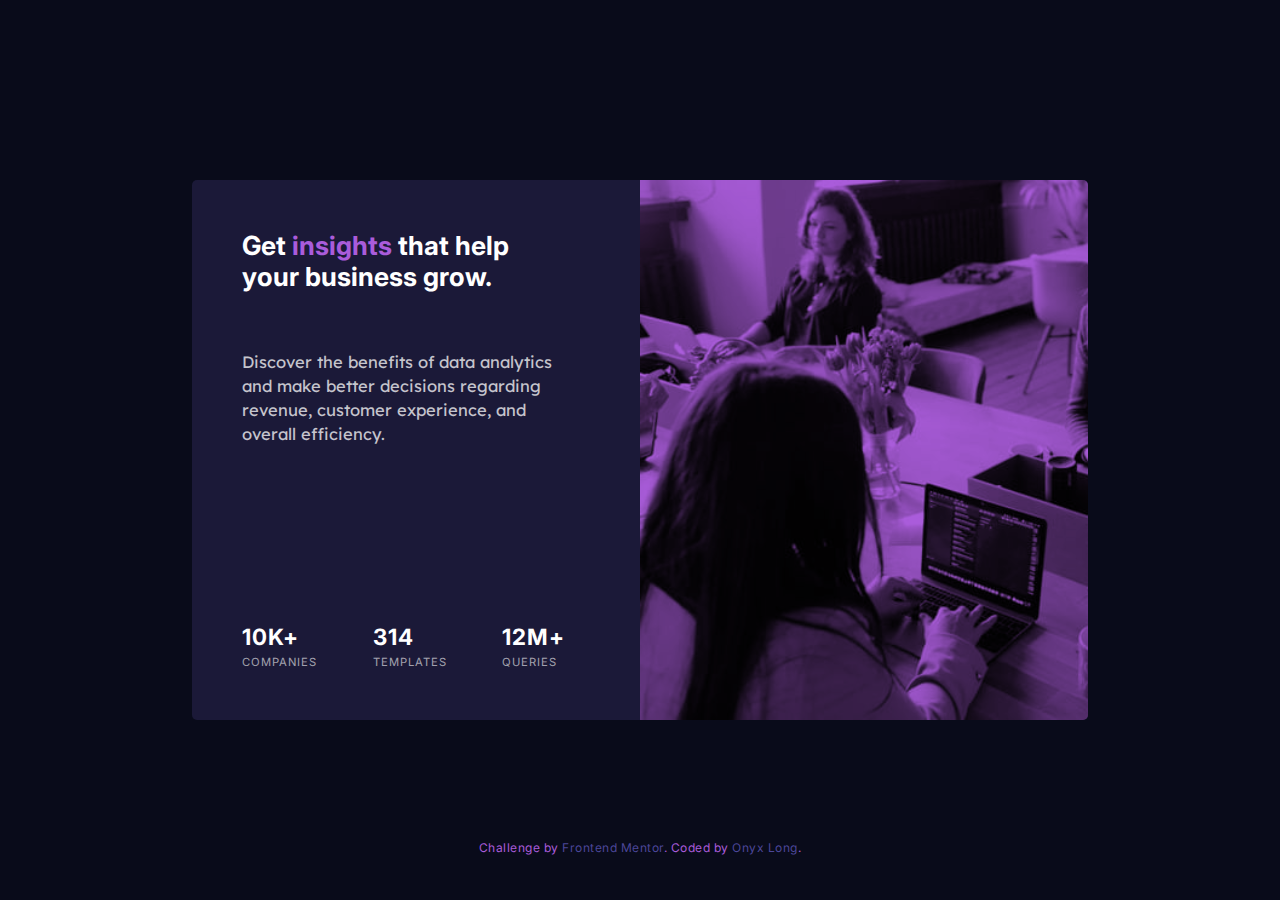
<file: index.html>
<!DOCTYPE html>
<html lang="en">

<head>
  <meta charset="UTF-8">
  <meta name="viewport" content="width=device-width, initial-scale=1.0">
  <!-- displays site properly based on user's device -->

  <link rel="icon" type="image/png" sizes="32x32" href="./images/favicon-32x32.png">
  <link rel="stylesheet" href="css/styles.css">
  <title>Frontend Mentor | Stats preview card component</title>

  <!-- Feel free to remove these styles or customise in your own stylesheet 👍 -->
  <!-- <style>
    .attribution {
      font-size: 11px;
      text-align: center;
    }

    .attribution a {
      color: hsl(228, 45%, 44%);
    }
  </style> -->
</head>

<body>

  <div class="container">

    <div class="card content">

      <h1>Get <span>insights</span> that help your business grow.</h1>
      <p>Discover the benefits of data analytics and make better decisions regarding revenue, customer experience, and
        overall efficiency.</p>
      <div class="stats">

        <span><span class="num">10k+</span><br>
          companies</span>
        <span><span class="num">314</span><br>
          templates</span>
        <span><span class="num">12m+</span><br>
          queries</span>

      </div>

    </div>
    <div class="card card-bg"></div>

  </div>

  <div class="attribution">
    Challenge by <a href="https://www.frontendmentor.io?ref=challenge" target="_blank">Frontend Mentor</a>.
    Coded by <a href="mailto:olong08@gmail.com">Onyx Long</a>.
  </div>









</body>

</html>
</file>
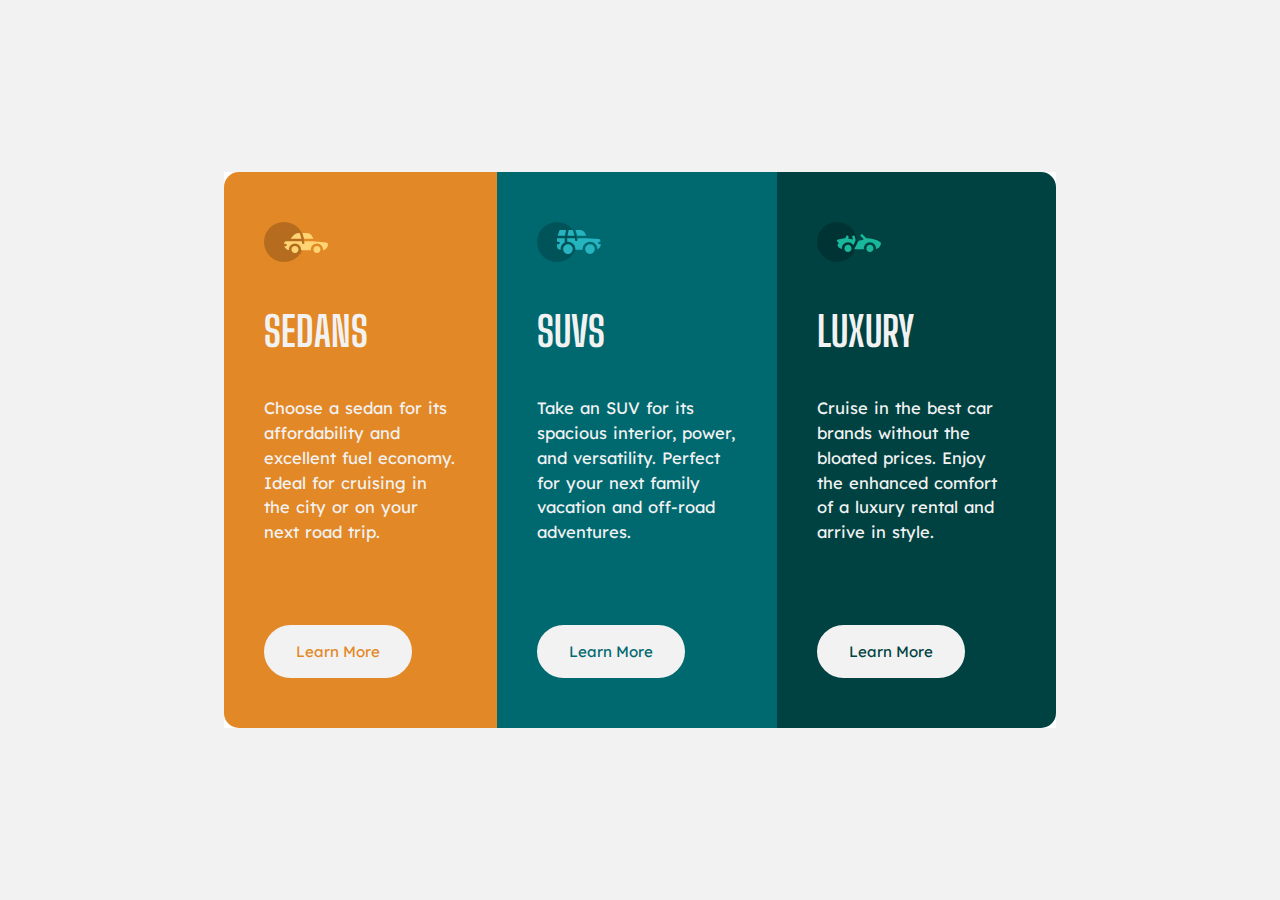
<file: 3 Column Card/index.html>
<!DOCTYPE html>
<html lang="en">

<head>
  <meta charset="UTF-8">
  <meta name="viewport" content="width=device-width, initial-scale=1.0">
  <!-- displays site properly based on user's device -->

  <link rel="icon" type="image/png" sizes="32x32" href="./images/favicon-32x32.png">
  <link rel="preconnect" href="https://fonts.googleapis.com">
  <link rel="preconnect" href="https://fonts.gstatic.com" crossorigin>
  <link href="https://fonts.googleapis.com/css2?family=Big+Shoulders+Display:wght@700&family=Lexend+Deca&display=swap"
    rel="stylesheet">
  <title>Frontend Mentor | 3-column preview card component</title>

  <link rel="stylesheet" href="css/styles.css">

  <!-- Feel free to remove these styles or customise in your own stylesheet 👍 -->
  <style>
    .attribution {
      font-size: 11px;
      text-align: center;
    }

    .attribution a {
      color: hsl(228, 45%, 44%);
    }
  </style>
</head>

<body>

  <div class="container">
    <div class="card">
      <div class="icon">
        <svg width="64" height="40" xmlns="http://www.w3.org/2000/svg">
          <g fill="none" fill-rule="evenodd">
            <circle fill="#000" opacity=".201" cx="20" cy="20" r="20" />
            <path
              d="M52.936 24.11c1.942 0 3.517 1.542 3.517 3.445 0 1.903-1.575 3.445-3.517 3.445s-3.516-1.542-3.516-3.445c0-1.903 1.574-3.445 3.516-3.445zm-21.957 0c1.942 0 3.517 1.542 3.517 3.445 0 1.903-1.575 3.445-3.517 3.445s-3.516-1.542-3.516-3.445c0-1.903 1.574-3.445 3.516-3.445zm6.948-4.848v1.429c0 .716.61 1.293 1.348 1.259a1.295 1.295 0 001.225-1.295v-1.393h8.256l13.483 1.313c.956.093 1.676.881 1.676 1.814 0 2.89-2.126 5.303-4.926 5.819.397-3.557-2.458-6.62-6.053-6.62-3.646 0-6.504 3.14-6.039 6.723h-9.879c.466-3.588-2.397-6.722-6.039-6.722-3.595 0-6.45 3.062-6.052 6.62-2.14-.398-3.916-1.912-4.61-3.931h1.142c.731 0 1.32-.598 1.285-1.322-.033-.678-.629-1.2-1.322-1.2H20v-.251c0-1.274 1.066-2.243 2.306-2.243h15.62zM42.59 11c2.645 0 4.99 1.556 5.972 3.963l.726 1.779H40.17L38.413 11h4.178zm-6.865 0l1.758 5.741H26.505l3.357-3.654A6.502 6.502 0 0134.644 11h1.082z"
              fill="#FFD473" fill-rule="nonzero" />
          </g>
        </svg>
      </div>
      <h2>Sedans</h2>
      <p>Choose a sedan for its affordability and excellent fuel economy. Ideal for cruising in the city
        or on your next road trip.</p>
      <a class="btn" href="#">Learn More</a>
    </div>
    <div class="card">
      <div class="icon">
        <svg width="64" height="40" xmlns="http://www.w3.org/2000/svg">
          <g fill="none" fill-rule="evenodd">
            <circle fill="#000" opacity=".201" cx="20" cy="20" r="20" />
            <path
              d="M31.002 22.358c2.917 0 5.18 2.593 4.762 5.506a4.828 4.828 0 01-2.962 3.778 4.797 4.797 0 01-5.3-1.165c-1.188-1.26-1.235-2.613-1.263-2.613-.42-2.924 1.857-5.506 4.763-5.506zm22 0c3.457 0 5.798 3.567 4.41 6.744A4.816 4.816 0 0152.3 31.94a4.826 4.826 0 01-4.06-4.077c-.42-2.915 1.846-5.506 4.762-5.506zm-15.04-6.083v1.462a1.29 1.29 0 001.352 1.29c.693-.033 1.227-.631 1.227-1.326v-1.426h8.3l13.056.716a1.29 1.29 0 011.164.917c.27.895.446 1.477.563 1.87h-1.047c-.694 0-1.291.534-1.324 1.228a1.29 1.29 0 001.288 1.352h1.445c-.164 2.225-1.57 4.193-3.6 5.05.13-4.212-3.255-7.63-7.384-7.63-4.317 0-7.762 3.718-7.358 8.086h-7.285c.43-4.655-3.503-8.531-8.131-8.046v-3.543h7.734zm-10.312 0v4.308a7.4 7.4 0 00-4.006 7.274 3.874 3.874 0 01-3.642-3.864v-1.635h1.46a1.29 1.29 0 000-2.58h-1.461v-3.213l.003-.29h7.646zm14.986-8.196c2.65 0 5 1.592 5.984 4.055l.63 1.579a5.525 5.525 0 01-.065-.004l-.026-.002-.034-.002-.022-.002a4.178 4.178 0 00-.224-.006l-.098-.001h-.039l-.136-.001h-.052l-.326-.001H40.211L38.528 8.08zm-13.632 0l-1.122 5.616h-7.144l1.47-4.71a1.29 1.29 0 011.231-.906h5.565zm6.832 0l1.683 5.615h-7.007l1.121-5.615h4.203z"
              fill="#26B5C0" fill-rule="nonzero" />
          </g>
        </svg>
      </div>
      <h2>SUVs</h2>
      <p>Take an SUV for its spacious interior, power, and versatility. Perfect for your next family vacation
        and off-road adventures.</p>
      <a class="btn" href="#">Learn More</a>
    </div>
    <div class="card">
      <div class="icon">
        <svg width="64" height="40" xmlns="http://www.w3.org/2000/svg">
          <g fill="none" fill-rule="evenodd">
            <circle fill="#000" opacity=".201" cx="20" cy="20" r="20" />
            <path
              d="M30.98 22.835c1.941 0 3.516 1.604 3.516 3.583 0 1.978-1.575 3.582-3.517 3.582s-3.516-1.604-3.516-3.582c0-1.979 1.574-3.583 3.516-3.583zm21.956 0c1.942 0 3.517 1.604 3.517 3.583 0 1.978-1.575 3.582-3.517 3.582s-3.516-1.604-3.516-3.582c0-1.979 1.574-3.583 3.516-3.583zm-9.143-10.45a1.27 1.27 0 011.819 0l3.715 3.784c4.444-.115 9.7 1.142 13.964 3.753.387.237.624.664.624 1.124 0 3.006-2.126 5.514-4.926 6.05.397-3.698-2.458-6.882-6.053-6.882-3.646 0-6.504 3.264-6.039 6.99h-9.669c.76-1.544.993-2.026 1.337-2.711l.082-.162c.421-.835 1.056-2.07 2.883-5.65 1.68-.023 3.47-.408 5.247-1.403l-2.984-3.04a1.328 1.328 0 010-1.854zm-7.68 1.064c.683-.2 1.395.202 1.592.898l.749 2.652a3.46 3.46 0 01-.247 2.51l-1.733 3.395-.216.424c-1.07-1.89-3.06-3.114-5.279-3.114-3.595 0-6.45 3.184-6.052 6.885-1.832-.347-3.414-1.537-4.278-3.276a1.331 1.331 0 01.117-1.376l.955-1.303-1.325-1.295c-.751-.735-.376-2.024.64-2.231l6.614-1.346.13-.026c.092-.019.145-.03.157-.031.314-.146 1.07-.591 1.07-1.506 0-.734.592-1.327 1.316-1.31.712.016 1.268.662 1.256 1.388a4.11 4.11 0 01-.348 1.611 22.69 22.69 0 014.7 1.146l-.7-2.473a1.314 1.314 0 01.882-1.622z"
              fill="#19B89D" fill-rule="nonzero" />
          </g>
        </svg>
      </div>
      <h2>Luxury</h2>
      <p>Cruise in the best car brands without the bloated prices. Enjoy the enhanced comfort of a luxury
        rental and arrive in style.</p>
      <a class="btn" href="#">Learn More</a>
    </div>
  </div>







  <!-- <div class="attribution">
    Challenge by <a href="https://www.frontendmentor.io?ref=challenge" target="_blank">Frontend Mentor</a>.
    Coded by <a href="#">Your Name Here</a>.
  </div> -->
</body>

</html>
</file>
<file: css/styles.css>
/* 

Color Pallate:

### Primary

- Very dark blue (main background): hsl(233, 47%, 7%)
- Dark desaturated blue (card background): hsl(244, 38%, 16%)
- Soft violet (accent): hsl(277, 64%, 61%)

### Neutral

- White (main heading, stats): hsl(0, 0%, 100%)
- Slightly transparent white (main paragraph): hsla(0, 0%, 100%, 0.75)
- Slightly transparent white (stat headings): hsla(0, 0%, 100%, 0.6)

Typography:

### Body Copy

- Font size: 15px

### Font

- Family: [Inter](https://fonts.google.com/specimen/Inter)
- Weights: 400, 700

- Family: [Lexend Deca](https://fonts.google.com/specimen/Lexend+Deca)
- Weights: 400

 */

 /*=====Custom Styles===== */

 @import url('https://fonts.googleapis.com/css2?family=Lexend+Deca&display=swap');
 @import url('https://fonts.googleapis.com/css2?family=Inter:wght@400;700&display=swap');

 * {
     margin: 0;
     padding: 0;
     box-sizing: border-box;
     font-size: 15px;
     font-family: 'Inter', helvetica, sans-serif;
 }

 body {
     background-color: #090b1a;
     position: relative;
     display: flex;
     justify-content: center;
     align-items: center;
     height: 100vh;
 }

.container {
    background-color: #1b1938;
    width: 70%;
    display: flex;
    border-radius: 5px;
    height: 60vh;
}

.card {
    width: 50%;
    display: flex;
    flex-direction: column;
}

.content {
    padding: 50px 125px 50px 50px;
}

.content h1 {
    flex-grow: 1;
    font-size: 2em;
    color: #fff;
}

.content h1 span {
    font-size: 100%;
    color: #aa5cdb;
}

.content p {
    flex-grow: 3;
    color: #ffffffbf;
    font-size: 1.1em;
    line-height: 145%;
    font-family: 'Lexend Deca';
}

.content .stats {
    display: flex;
    justify-content: space-between;
}

.content .stats span {
    color: #ffffff99;
    line-height: 145%;
    text-transform: uppercase;
    font-size: .8em;
    letter-spacing: 1px;
}

.content .stats .num {
    color: #fff;
    font-size: 200%;
    font-weight: 700;
}

.card-bg {
    background: url(/css/bg-IMG/image-header-desktop.jpg), #aa5cdb;
    background-size: cover;
    background-blend-mode: multiply;
    border-top-right-radius: 5px;
    border-bottom-right-radius: 5px;
}

.attribution {
    position: absolute;
    bottom: 5%;
    left: 50%;
    transform: translateX(-50%);
    color: #aa5cdb;
    font-size: 12px;
    letter-spacing: .5px;
}

.attribution a {
    color: #544ea7ea;
    text-decoration: none;
    font-size: 12px;
    transition: color .3s;
}

.attribution a:hover {
    color: #544ea7b7
}

/* FIX MEDIA QUERIES!!! */

/* Media Queries */

@media (max-width: 1300px) {
    
    .content {
        padding-right: 75px;
    }
    .content h1 {
        font-size: 1.75em;
    }
    .content .stats span {
        font-size: .75em;
    }
}

@media (max-width: 1050px) {
    .container {
        font-size: .65em;
        width: 80%;
    }
    .content {
        padding: 50px;
    }
    .content h1 {
        font-size: 1.5em;
    }
    .content p {
        font-size: 1em;
    }
    .content .stats span {
        font-size: .65em;
    }
}

@media (max-width: 750px) {
    .container {
        flex-direction: column;
        width: 90%;
        height: auto;
        align-items: center;
    }
    .card {
        width: 100%;
    }
    .card-bg {
        height: 40vh;
        order: 1;
        border-top-left-radius: 5px;
    border-bottom-right-radius: 0;
    }
    .content {
        order: 2;
        text-align: center;
    }

    .content h1 {
        margin-bottom: 40px;
        font-size: 1.75em;
    }

    .content p {
        margin-bottom: 40px;
        font-size: 1.1em;
    }
    .content .stats {
        justify-content: space-evenly;
    }

    .attribution {
        bottom: 1%;
        width: 100%;
        text-align: center;
        font-size: .7em;
    }
    .attribution a {
        font-size: 100%;
    }
}

@media (max-width: 450px) {
    .card-bg {
        height: 30vh;
    }
    .content {
        padding: 20px;
    }
    .content h1 {
        font-size: 1.75em;
        margin-bottom: 20px;
    }
    .content p {
        font-size: .9em;
        margin-bottom: 20px;
    }
    .content .stats {
        flex-direction: column;
    }
    .content .stats span {
        padding-bottom: 25px;
    }
}
</file>
<file: 3 Column Card/css/styles.css>
/* 
The designs were created to the following widths:

- Mobile: 375px
- Desktop: 1440px

## Colors

### Primary

Bright orange: hsl(31, 77%, 52%)
Dark cyan: hsl(184, 100%, 22%)
Very dark cyan: hsl(179, 100%, 13%)

### Neutral

Transparent white (paragraphs): hsla(0, 0%, 100%, 0.75)
Very light gray (background, headings, buttons): hsl(0, 0%, 95%)

## Typography

### Body Copy

- Font size: 15px

### Font

- Family: [Lexend Deca](https://fonts.google.com/specimen/Lexend+Deca)
- Weights: 400

- Family: [Big Shoulders Display](https://fonts.google.com/specimen/Big+Shoulders+Display)
- Weights: 700 */


/* Custom Styles */

/************MOBILE TO DESKTOP************/

* {
    margin: 0;
    padding: 0;
    box-sizing: border-box;
    font-size: 15px;
}

body {
    display: flex;
    justify-content: center;
    align-items: center;
    background-color: #f2f2f2;
    margin: 50px 0;
    font-family: 'Lexend Deca', Hevetica, Arial, sans-serif;
}

.container {
    display: flex;
    flex-direction: column;
    background-color: #fff;
    width: 80%;
}

.card {
    padding: 40px;
    color: #f2f2f2;
}

.card:nth-of-type(1) {
    background-color: hsl(31, 77%, 52%);
    border-top-left-radius: 15px;
    border-top-right-radius: 15px;
}
.card:nth-of-type(2) {
    background-color: hsl(184, 100%, 22%);
}
.card:nth-of-type(3) {
    background-color: hsl(179, 100%, 13%);
    border-bottom-left-radius: 15px;
    border-bottom-right-radius: 15px;
}

h2 {
    font-size: 2.5em;
    padding: 25px 0;
    text-transform: uppercase;
    font-family: 'Big Shoulders Display', helvetica, arial, sans-serif;
}

p {
    line-height: 150%;
    word-spacing: 1px;
    font-size: .9em;
}

.btn {
    display: inline-block;
    margin-top: 40px;
    text-decoration: none;
    background-color: #f2f2f2;
    padding: 10px 25px;
    border-radius: 40px;
    border: 2px solid #f2f2f2;
}

.card:nth-of-type(1) .btn {
    color:hsl(31, 77%, 52%);
}
.card:nth-of-type(2) .btn {
    color:hsl(184, 100%, 22%);
}
.card:nth-of-type(3) .btn {
    color:hsl(179, 100%, 13%);
}

.card:nth-of-type(1) .btn:hover,
.card:nth-of-type(1) .btn:active {
    background-color:hsl(31, 77%, 52%);
    color: #f2f2f2;
}
.card:nth-of-type(2) .btn:hover,
.card:nth-of-type(2) .btn:active {
    background-color:hsl(184, 100%, 22%);
    color: #f2f2f2;
}
.card:nth-of-type(3) .btn:hover,
.card:nth-of-type(3) .btn:active {
    background-color:hsl(179, 100%, 13%);
    color: #f2f2f2;
}

@media (min-width: 900px) {
    body {
        min-height: 100vh;
        margin: 0;
    }

    .container {
        flex-direction: row;
    }

    .card {
        padding: 50px 40px;
    }

    .card:nth-of-type(1) {
        border-top-left-radius: 15px;
        border-top-right-radius: 0;
        border-bottom-left-radius: 15px;
    }
    .card:nth-of-type(3) {
        border-bottom-left-radius: 0;
        border-bottom-right-radius: 15px;
        border-top-right-radius: 15px;
    }
     
    h2 {
        font-size: 2.75em;
        padding: 40px 0;
    }

    p {
        font-size: 1.1em;
    }

    .btn {
        margin-top: 80px;
        padding: 15px 30px;
    }
}

@media (min-width: 1200px) {
    .container {
        width: 65%;
    }
}



/************DESKTOP TO MOBILE************/

/* * {
    margin: 0;
    padding: 0;
    box-sizing: border-box;
    font-size: 15px;
}

body {
    display: flex;
    justify-content: center;
    align-items: center;
    height: 100vh;
    min-height: 100vh;
    background-color: #f2f2f2;
}

.container {
    width: 70%;
    max-width: 70%;
    display: flex;
}

.card {
    width: calc(100%/3);
    padding: 0 50px;
}
.card:nth-of-type(1) {
    background-color: hsl(31, 77%, 52%);
    border-top-left-radius: 10px;
    border-bottom-left-radius: 10px;
}
.card:nth-of-type(2) { background-color: hsl(184, 100%, 22%);}
.card:nth-of-type(3) {
    background-color: hsl(179, 100%, 13%);
    border-top-right-radius: 10px;
    border-bottom-right-radius: 10px;
}

.icon {
    padding: 50px 0 35px 0;
}

h2 {
    text-transform: uppercase;
    font-size: 2em;
    padding-bottom: 35px;
    color: #f2f2f2;
}

p {
    color: #f2f2f2;
    font-size: 1.2em;
    line-height: 145%;
    padding-bottom: 100px;
}

.btn {
    margin-bottom: 50px;
    background-color: #f2f2f2;
    border: 2px solid #f2f2f2;
    border-radius: 40px;
    text-decoration: none;
    display: inline-block;
    padding: 15px 30px;
    color: #e38826;
}

.card:nth-of-type(2) .btn {color:#006970;}
.card:nth-of-type(3) .btn { color:#004241;}

.btn:hover,
.btn:active {
    background-color: transparent;
    color: #f2f2f2;
}
.card:nth-of-type(2) .btn:hover,
.card:nth-of-type(2) .btn:active {
    color: #f2f2f2;
}
.card:nth-of-type(3) .btn:hover,
.card:nth-of-type(3) .btn:active {
    color: #f2f2f2;
} */

/************DESKTOP TO MOBILE QUERIES************/
/* @media (max-width: 1200px) {
    .container {
        width: 80%;
        max-width: 80%;
    }
}

@media (max-width: 950px) {
    .container {
        flex-direction: column;
        width: 60%;
        max-width: 60%;
    }

    .card {
        width: 100%;
    }

    .card:nth-of-type(1) {
        border-top-left-radius: 10px;
        border-bottom-left-radius: 0;
        border-top-right-radius: 10px;
    }
    .card:nth-of-type(3) {
        border-top-right-radius: 0;
        border-bottom-left-radius: 10px;
        border-bottom-right-radius: 10px;
    }

    .icon {
        padding: 20px 0;
    }

    h2 {
        padding-bottom: 20px;
    }

    p {
        padding-bottom: 50px;
    }

    .btn {
        margin-bottom: 20px;
        /* padding: 10px 20px; */
    

    /* @media (max-width: 600px) {
        
        .container {
            width: 90%;
            max-width: 90%;
        }
    } */
</file>
